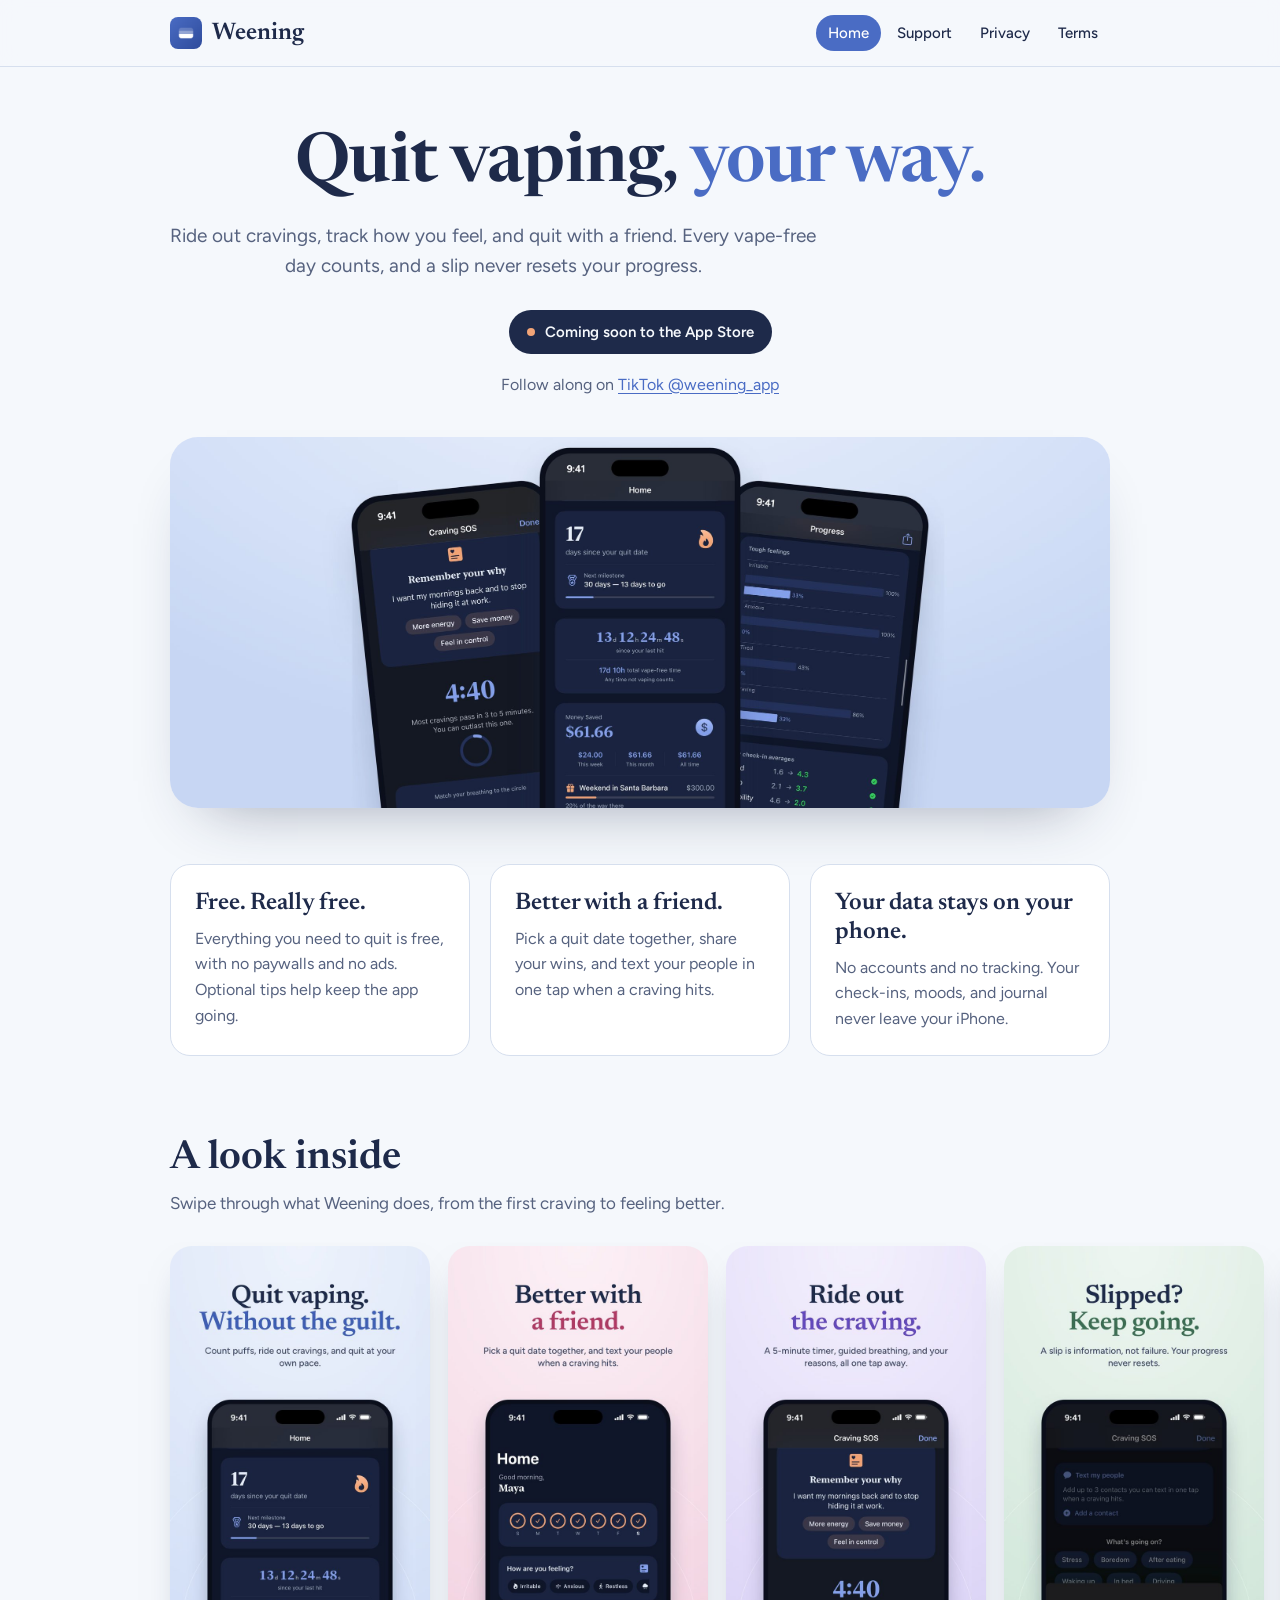
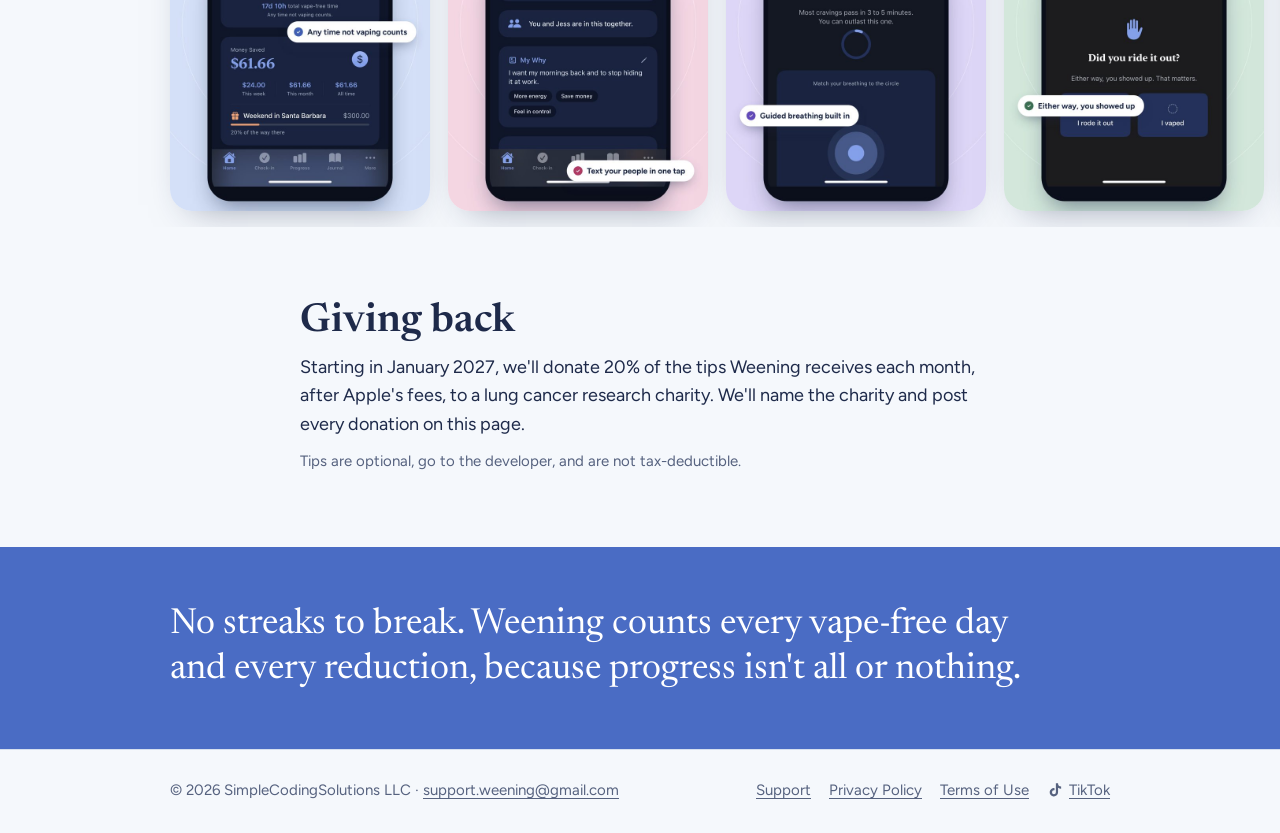
<file: index.html>
<!doctype html>
<html lang="en">
<head>
<meta charset="utf-8">
<meta name="viewport" content="width=device-width, initial-scale=1, viewport-fit=cover">
<title>Weening · Quit vaping, your way</title>
<meta name="description" content="Weening helps you cut down or quit vaping with a craving SOS timer, daily check-ins, weekly reviews, a private journal, and support from a friend. Your data stays on your iPhone.">
<meta property="og:title" content="Weening · Quit vaping, your way">
<meta property="og:description" content="Ride out cravings, track how you feel, and quit with a friend. No streak resets, no ads, and your data stays on your iPhone.">
<meta property="og:image" content="https://simplecodingsolutions.github.io/WeeningWebsite/images/og.jpg">
<meta property="og:type" content="website">
<meta name="twitter:card" content="summary_large_image">
<link rel="icon" href="images/favicon.png">
<link rel="apple-touch-icon" href="images/apple-touch-icon.png">
<link rel="preconnect" href="https://fonts.googleapis.com">
<link rel="preconnect" href="https://fonts.gstatic.com" crossorigin>
<link rel="stylesheet" href="https://fonts.googleapis.com/css2?family=Newsreader:opsz,wght@6..72,500;6..72,600&family=Figtree:wght@400;500;600&display=swap">
<link rel="stylesheet" href="style.css">
</head>
<body>
<header class="site-header">
  <div class="container">
    <a class="brand" href="index.html"><img class="brand-icon" src="images/apple-touch-icon.png" alt="" width="32" height="32">Weening</a>
    <nav aria-label="Main">
      <ul>
        <li><a href="index.html" aria-current="page">Home</a></li>
        <li><a href="support.html">Support</a></li>
        <li><a href="privacy.html">Privacy</a></li>
        <li><a href="terms.html">Terms</a></li>
      </ul>
    </nav>
  </div>
</header>

<main>
  <section class="hero hero-centered">
    <div class="container">
      <h1>Quit vaping, <span class="accent">your way.</span></h1>
      <p class="lede">Ride out cravings, track how you feel, and quit with a friend. Every vape-free day counts, and a slip never resets your progress.</p>
      <span class="badge-soon"><span class="dot" aria-hidden="true"></span>Coming soon to the App Store</span>
      <p class="follow">Follow along on <a href="https://www.tiktok.com/@weening_app" rel="noopener" target="_blank">TikTok @weening_app</a></p>
    </div>
    <div class="container hero-image-wrap">
      <img class="hero-image" src="images/hero.jpg" width="2400" height="947" alt="Three Weening screens: Craving SOS with a 4:40 timer, Home showing 17 days since quit date and $61.66 saved, and Progress showing tough feelings dropping since week one.">
    </div>
  </section>

  <section class="features" aria-label="What makes Weening different">
    <div class="container features-grid">
      <div class="feature">
        <h2>Free. Really free.</h2>
        <p>Everything you need to quit is free, with no paywalls and no ads. Optional tips help keep the app going.</p>
      </div>
      <div class="feature">
        <h2>Better with a friend.</h2>
        <p>Pick a quit date together, share your wins, and text your people in one tap when a craving hits.</p>
      </div>
      <div class="feature">
        <h2>Your data stays on your phone.</h2>
        <p>No accounts and no tracking. Your check-ins, moods, and journal never leave your iPhone.</p>
      </div>
    </div>
  </section>

  <section class="gallery" aria-labelledby="gallery-title">
    <div class="container">
      <h2 id="gallery-title" class="section-title">A look inside</h2>
      <p class="section-sub">Swipe through what Weening does, from the first craving to feeling better.</p>
    </div>
    <div class="gallery-track" tabindex="0" aria-label="App screenshots, scroll sideways">
      <img src="images/screen-1.jpg" width="660" height="1434" loading="lazy" alt="Quit vaping without the guilt. Home screen with a live vape-free counter and money saved.">
      <img src="images/screen-2.jpg" width="660" height="1434" loading="lazy" alt="Better with a friend. Home screen showing You and Jess are in this together.">
      <img src="images/screen-3.jpg" width="660" height="1434" loading="lazy" alt="Ride out the craving. Craving SOS with a five-minute timer and guided breathing.">
      <img src="images/screen-4.jpg" width="660" height="1434" loading="lazy" alt="Slipped? Keep going. A prompt that asks if you rode out the craving, saying either way you showed up.">
      <img src="images/screen-5.jpg" width="660" height="1434" loading="lazy" alt="Watch yourself feel better. Mood rising from 1.6 to 4.3 and irritability falling since week one.">
      <img src="images/screen-6.jpg" width="660" height="1434" loading="lazy" alt="Learn what sets you off. Top triggers this week and the coping strategies that worked.">
      <img src="images/screen-7.jpg" width="660" height="1434" loading="lazy" alt="Say it, write it, keep it private. A journal of entries from before and after the quit date.">
      <img src="images/screen-8.jpg" width="660" height="1434" loading="lazy" alt="Make it yours. Settings with five color themes, Rose selected.">
    </div>
  </section>

  <section class="giving" aria-labelledby="giving-title">
    <div class="container giving-inner">
      <h2 id="giving-title" class="section-title">Giving back</h2>
      <p>Starting in January 2027, we'll donate 20% of the tips Weening receives each month, after Apple's fees, to a lung cancer research charity. We'll name the charity and post every donation on this page.</p>
      <p class="giving-note">Tips are optional, go to the developer, and are not tax-deductible.</p>
    </div>
  </section>

  <section class="promise">
    <div class="container">
      <p>No streaks to break. Weening counts every vape-free day and every reduction, because progress isn't all or nothing.</p>
    </div>
  </section>
</main>

<footer class="site-footer">
  <div class="container">
    <span>© 2026 SimpleCodingSolutions LLC · <a href="mailto:support.weening@gmail.com">support.weening@gmail.com</a></span>
    <ul>
      <li><a href="support.html">Support</a></li>
      <li><a href="privacy.html">Privacy Policy</a></li>
      <li><a href="terms.html">Terms of Use</a></li>
      <li><a class="social" href="https://www.tiktok.com/@weening_app" rel="noopener" target="_blank" aria-label="Weening on TikTok"><svg aria-hidden="true" width="16" height="16" viewBox="0 0 24 24"><path fill="currentColor" d="M16.6 2h-3.3v13.3a2.9 2.9 0 1 1-2.9-2.9c.3 0 .6 0 .9.1V9.2a6.3 6.3 0 1 0 5.3 6.2V8.6a7.9 7.9 0 0 0 4.6 1.5V6.8a4.6 4.6 0 0 1-4.6-4.6z"/></svg>TikTok</a></li>
    </ul>
  </div>
</footer>
</body>
</html>
</file>
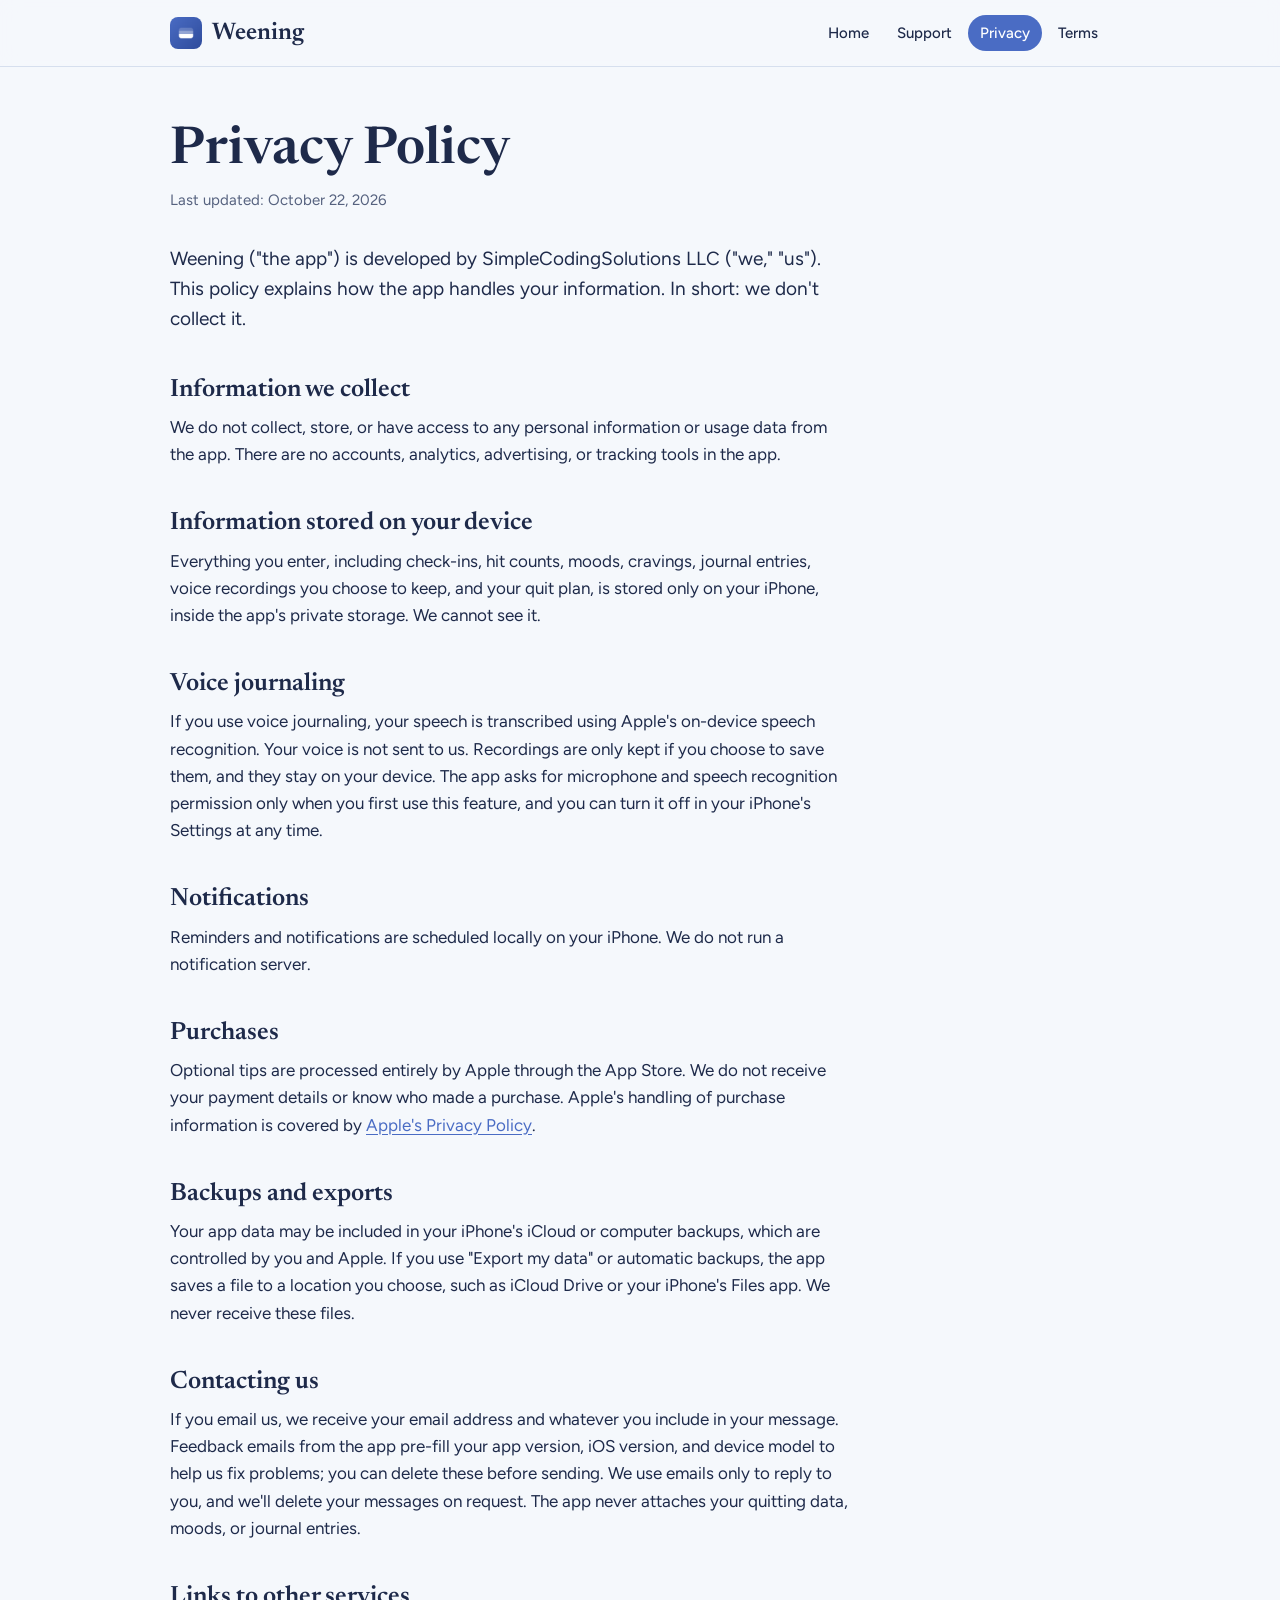
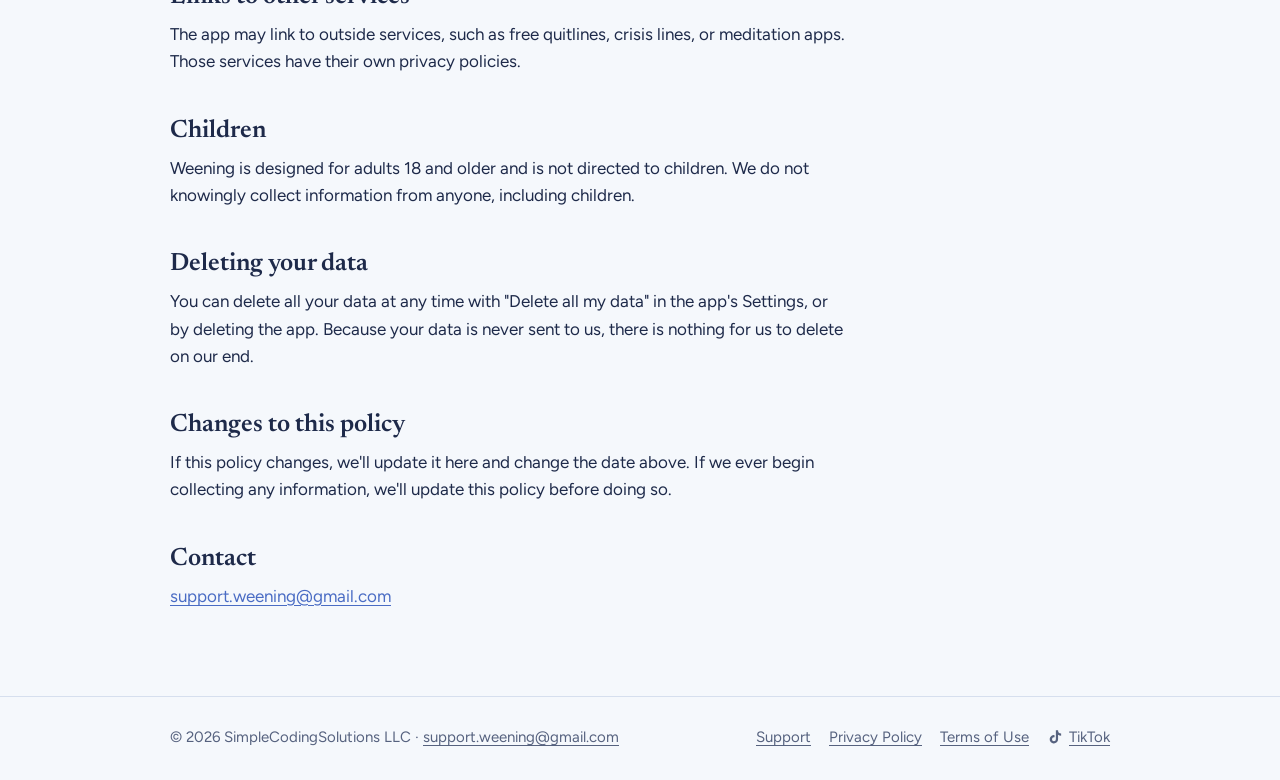
<file: privacy.html>
<!doctype html>
<html lang="en">
<head>
<meta charset="utf-8">
<meta name="viewport" content="width=device-width, initial-scale=1, viewport-fit=cover">
<title>Privacy Policy · Weening</title>
<meta name="description" content="Weening's privacy policy. Everything you log stays on your iPhone. We don't collect any personal information.">
<link rel="preconnect" href="https://fonts.googleapis.com">
<link rel="preconnect" href="https://fonts.gstatic.com" crossorigin>
<link rel="stylesheet" href="https://fonts.googleapis.com/css2?family=Newsreader:opsz,wght@6..72,500;6..72,600&family=Figtree:wght@400;500;600&display=swap">
<link rel="icon" href="images/favicon.png">
<link rel="apple-touch-icon" href="images/apple-touch-icon.png">
<link rel="stylesheet" href="style.css">
</head>
<body>
<header class="site-header">
  <div class="container">
    <a class="brand" href="index.html"><img class="brand-icon" src="images/apple-touch-icon.png" alt="" width="32" height="32">Weening</a>
    <nav aria-label="Main">
      <ul>
        <li><a href="index.html">Home</a></li>
        <li><a href="support.html">Support</a></li>
        <li><a href="privacy.html" aria-current="page">Privacy</a></li>
        <li><a href="terms.html">Terms</a></li>
      </ul>
    </nav>
  </div>
</header>

<main class="doc">
  <div class="container"><div class="doc-inner">
    <h1>Privacy Policy</h1>
    <p class="updated">Last updated: October 22, 2026</p>

    <p class="intro">Weening ("the app") is developed by SimpleCodingSolutions LLC ("we," "us"). This policy explains how the app handles your information. In short: we don't collect it.</p>

    <h2>Information we collect</h2>
    <p>We do not collect, store, or have access to any personal information or usage data from the app. There are no accounts, analytics, advertising, or tracking tools in the app.</p>

    <h2>Information stored on your device</h2>
    <p>Everything you enter, including check-ins, hit counts, moods, cravings, journal entries, voice recordings you choose to keep, and your quit plan, is stored only on your iPhone, inside the app's private storage. We cannot see it.</p>

    <h2>Voice journaling</h2>
    <p>If you use voice journaling, your speech is transcribed using Apple's on-device speech recognition. Your voice is not sent to us. Recordings are only kept if you choose to save them, and they stay on your device. The app asks for microphone and speech recognition permission only when you first use this feature, and you can turn it off in your iPhone's Settings at any time.</p>

    <h2>Notifications</h2>
    <p>Reminders and notifications are scheduled locally on your iPhone. We do not run a notification server.</p>

    <h2>Purchases</h2>
    <p>Optional tips are processed entirely by Apple through the App Store. We do not receive your payment details or know who made a purchase. Apple's handling of purchase information is covered by <a href="https://www.apple.com/legal/privacy/">Apple's Privacy Policy</a>.</p>

    <h2>Backups and exports</h2>
    <p>Your app data may be included in your iPhone's iCloud or computer backups, which are controlled by you and Apple. If you use "Export my data" or automatic backups, the app saves a file to a location you choose, such as iCloud Drive or your iPhone's Files app. We never receive these files.</p>

    <h2>Contacting us</h2>
    <p>If you email us, we receive your email address and whatever you include in your message. Feedback emails from the app pre-fill your app version, iOS version, and device model to help us fix problems; you can delete these before sending. We use emails only to reply to you, and we'll delete your messages on request. The app never attaches your quitting data, moods, or journal entries.</p>

    <h2>Links to other services</h2>
    <p>The app may link to outside services, such as free quitlines, crisis lines, or meditation apps. Those services have their own privacy policies.</p>

    <h2>Children</h2>
    <p>Weening is designed for adults 18 and older and is not directed to children. We do not knowingly collect information from anyone, including children.</p>

    <h2>Deleting your data</h2>
    <p>You can delete all your data at any time with "Delete all my data" in the app's Settings, or by deleting the app. Because your data is never sent to us, there is nothing for us to delete on our end.</p>

    <h2>Changes to this policy</h2>
    <p>If this policy changes, we'll update it here and change the date above. If we ever begin collecting any information, we'll update this policy before doing so.</p>

    <h2>Contact</h2>
    <p><a href="mailto:support.weening@gmail.com">support.weening@gmail.com</a></p>
  </div></div>
</main>

<footer class="site-footer">
  <div class="container">
    <span>© 2026 SimpleCodingSolutions LLC · <a href="mailto:support.weening@gmail.com">support.weening@gmail.com</a></span>
    <ul>
      <li><a href="support.html">Support</a></li>
      <li><a href="privacy.html">Privacy Policy</a></li>
      <li><a href="terms.html">Terms of Use</a></li>
      <li><a class="social" href="https://www.tiktok.com/@weening_app" rel="noopener" target="_blank" aria-label="Weening on TikTok"><svg aria-hidden="true" width="16" height="16" viewBox="0 0 24 24"><path fill="currentColor" d="M16.6 2h-3.3v13.3a2.9 2.9 0 1 1-2.9-2.9c.3 0 .6 0 .9.1V9.2a6.3 6.3 0 1 0 5.3 6.2V8.6a7.9 7.9 0 0 0 4.6 1.5V6.8a4.6 4.6 0 0 1-4.6-4.6z"/></svg>TikTok</a></li>
    </ul>
  </div>
</footer>
</body>
</html>
</file>
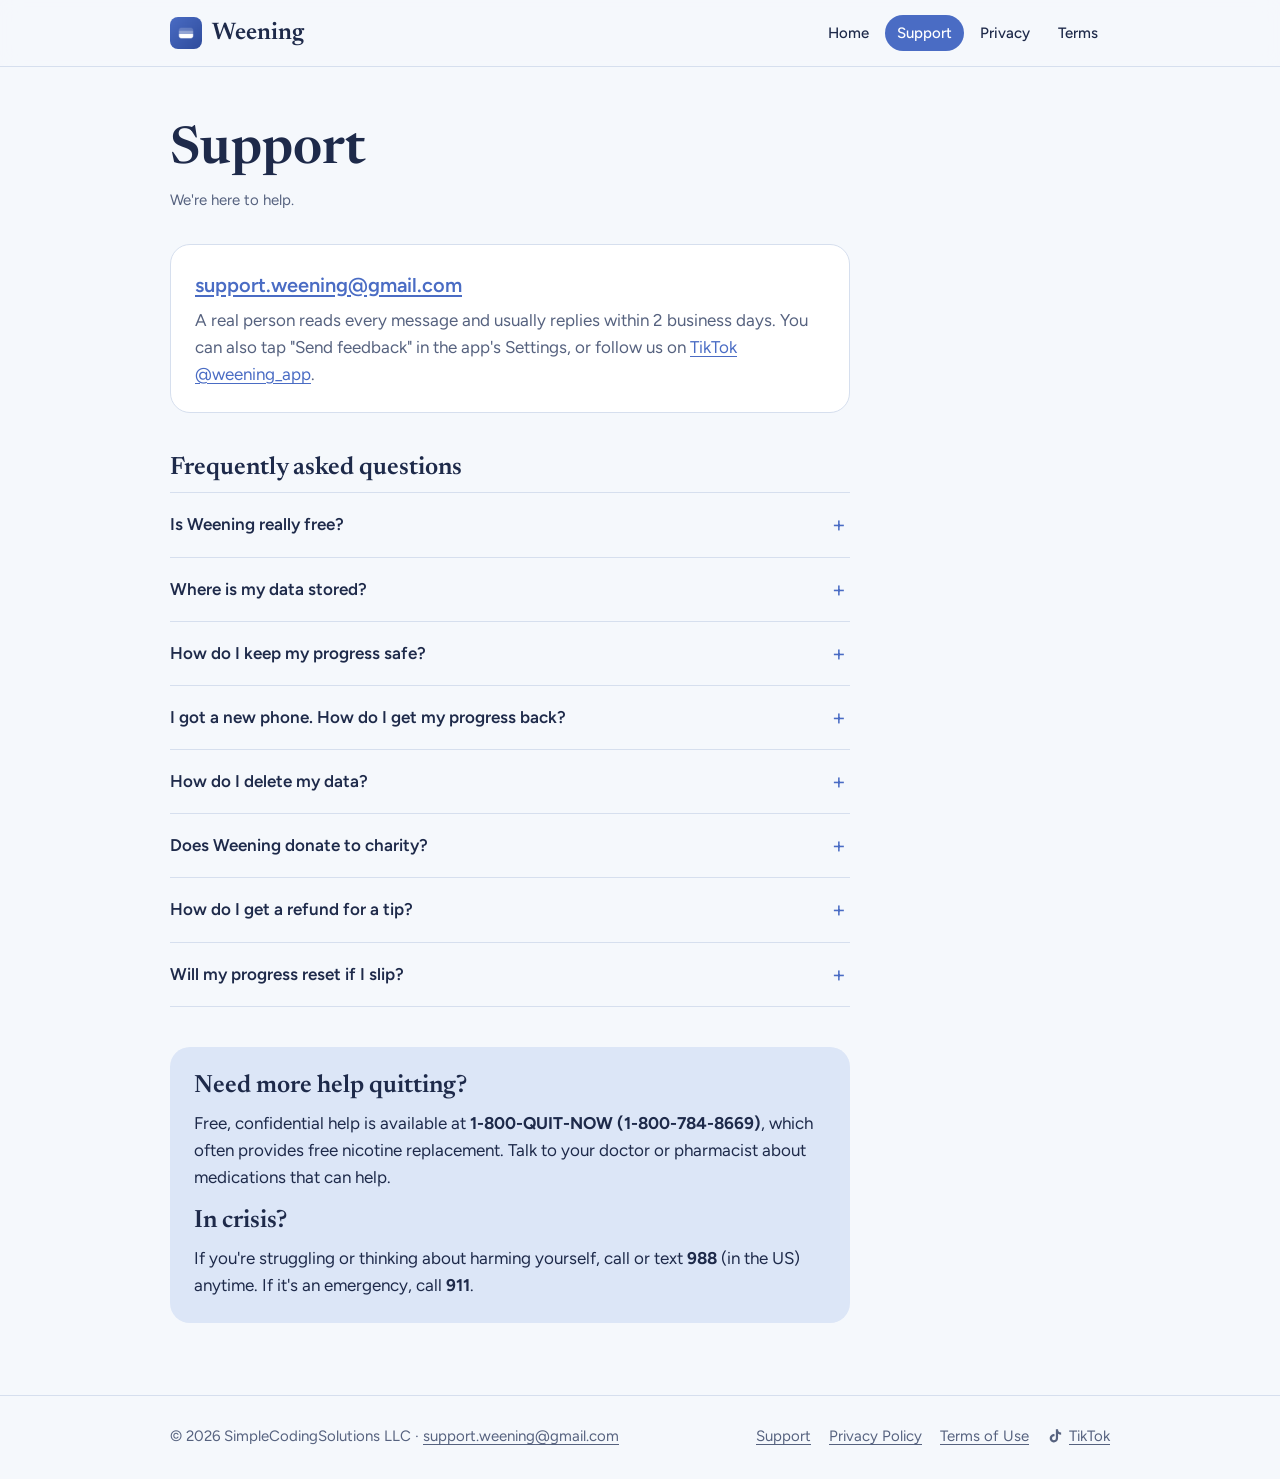
<file: support.html>
<!doctype html>
<html lang="en">
<head>
<meta charset="utf-8">
<meta name="viewport" content="width=device-width, initial-scale=1, viewport-fit=cover">
<title>Support · Weening</title>
<meta name="description" content="Get help with Weening. Contact support, find answers about your data, backups, and tips, and find free help for quitting.">
<link rel="preconnect" href="https://fonts.googleapis.com">
<link rel="preconnect" href="https://fonts.gstatic.com" crossorigin>
<link rel="stylesheet" href="https://fonts.googleapis.com/css2?family=Newsreader:opsz,wght@6..72,500;6..72,600&family=Figtree:wght@400;500;600&display=swap">
<link rel="icon" href="images/favicon.png">
<link rel="apple-touch-icon" href="images/apple-touch-icon.png">
<link rel="stylesheet" href="style.css">
</head>
<body>
<header class="site-header">
  <div class="container">
    <a class="brand" href="index.html"><img class="brand-icon" src="images/apple-touch-icon.png" alt="" width="32" height="32">Weening</a>
    <nav aria-label="Main">
      <ul>
        <li><a href="index.html">Home</a></li>
        <li><a href="support.html" aria-current="page">Support</a></li>
        <li><a href="privacy.html">Privacy</a></li>
        <li><a href="terms.html">Terms</a></li>
      </ul>
    </nav>
  </div>
</header>

<main class="doc">
  <div class="container"><div class="doc-inner">
    <h1>Support</h1>
    <p class="updated">We're here to help.</p>

    <div class="contact-card">
      <div class="email"><a href="mailto:support.weening@gmail.com">support.weening@gmail.com</a></div>
      <p>A real person reads every message and usually replies within 2 business days. You can also tap "Send feedback" in the app's Settings, or follow us on <a href="https://www.tiktok.com/@weening_app" rel="noopener" target="_blank">TikTok @weening_app</a>.</p>
    </div>

    <h2>Frequently asked questions</h2>

    <details>
      <summary>Is Weening really free?</summary>
      <p>Yes. Everything that helps you quit is free, with no paywalls. Tips are optional and never unlock anything.</p>
    </details>
    <details>
      <summary>Where is my data stored?</summary>
      <p>Only on your iPhone. We don't have accounts or servers, so we can't see your data.</p>
    </details>
    <details>
      <summary>How do I keep my progress safe?</summary>
      <p>Go to Settings › Backups and turn on automatic backups, or use "Export my data" anytime. Your data is also included in your regular iPhone backups.</p>
    </details>
    <details>
      <summary>I got a new phone. How do I get my progress back?</summary>
      <p>If you restore your new iPhone from a backup, your progress comes with it. You can also use "Import data" with a file you exported or backed up.</p>
    </details>
    <details>
      <summary>How do I delete my data?</summary>
      <p>Go to Settings › "Delete all my data," or delete the app.</p>
    </details>
    <details>
      <summary>Does Weening donate to charity?</summary>
      <p>Yes. Starting in January 2027, we'll donate 20% of the tips Weening receives each month, after Apple's fees, to a lung cancer research charity. We'll share the charity and each donation on our home page. Tips go to the developer and are not tax-deductible.</p>
    </details>
    <details>
      <summary>How do I get a refund for a tip?</summary>
      <p>Tips are processed by Apple. Request a refund at <a href="https://reportaproblem.apple.com">reportaproblem.apple.com</a>.</p>
    </details>
    <details>
      <summary>Will my progress reset if I slip?</summary>
      <p>Never. Weening counts every vape-free day and every reduction. A slip is information, not failure.</p>
    </details>

    <div class="help-box">
      <h2>Need more help quitting?</h2>
      <p>Free, confidential help is available at <strong>1-800-QUIT-NOW (1-800-784-8669)</strong>, which often provides free nicotine replacement. Talk to your doctor or pharmacist about medications that can help.</p>
      <h2>In crisis?</h2>
      <p>If you're struggling or thinking about harming yourself, call or text <strong>988</strong> (in the US) anytime. If it's an emergency, call <strong>911</strong>.</p>
    </div>
  </div></div>
</main>

<footer class="site-footer">
  <div class="container">
    <span>© 2026 SimpleCodingSolutions LLC · <a href="mailto:support.weening@gmail.com">support.weening@gmail.com</a></span>
    <ul>
      <li><a href="support.html">Support</a></li>
      <li><a href="privacy.html">Privacy Policy</a></li>
      <li><a href="terms.html">Terms of Use</a></li>
      <li><a class="social" href="https://www.tiktok.com/@weening_app" rel="noopener" target="_blank" aria-label="Weening on TikTok"><svg aria-hidden="true" width="16" height="16" viewBox="0 0 24 24"><path fill="currentColor" d="M16.6 2h-3.3v13.3a2.9 2.9 0 1 1-2.9-2.9c.3 0 .6 0 .9.1V9.2a6.3 6.3 0 1 0 5.3 6.2V8.6a7.9 7.9 0 0 0 4.6 1.5V6.8a4.6 4.6 0 0 1-4.6-4.6z"/></svg>TikTok</a></li>
    </ul>
  </div>
</footer>
</body>
</html>
</file>
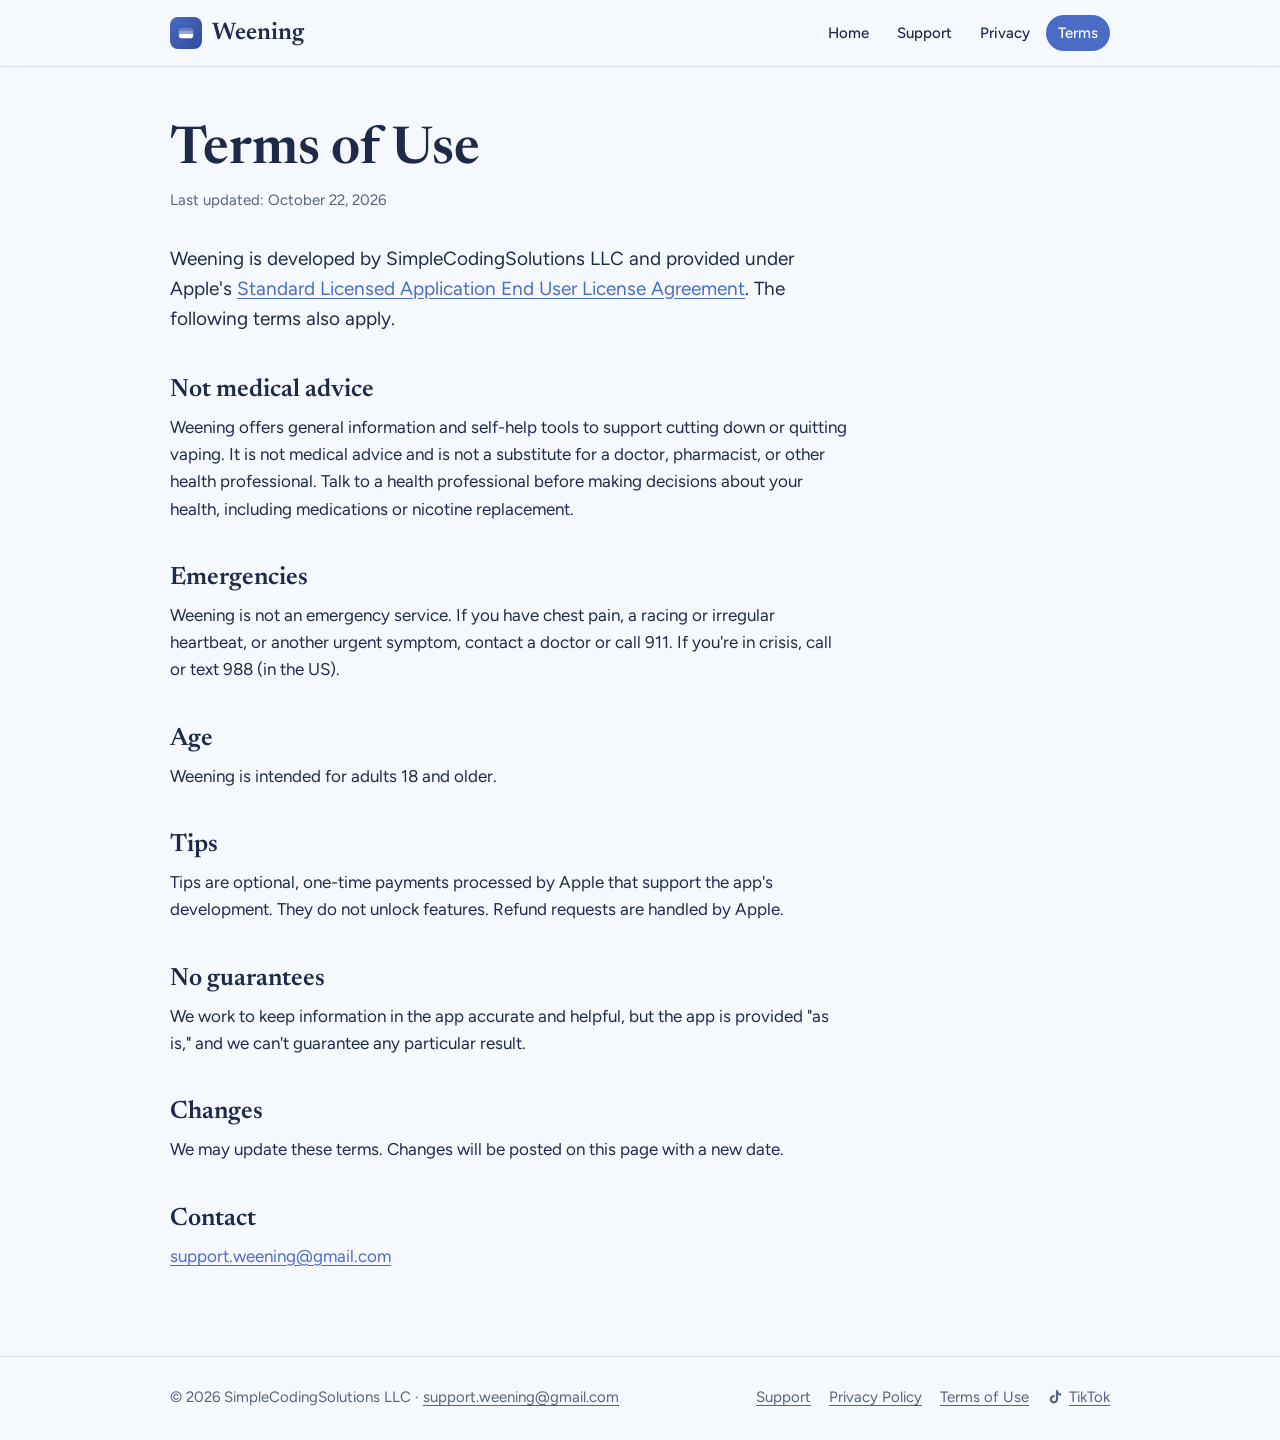
<file: terms.html>
<!doctype html>
<html lang="en">
<head>
<meta charset="utf-8">
<meta name="viewport" content="width=device-width, initial-scale=1, viewport-fit=cover">
<title>Terms of Use · Weening</title>
<meta name="description" content="Terms of use for the Weening app.">
<link rel="preconnect" href="https://fonts.googleapis.com">
<link rel="preconnect" href="https://fonts.gstatic.com" crossorigin>
<link rel="stylesheet" href="https://fonts.googleapis.com/css2?family=Newsreader:opsz,wght@6..72,500;6..72,600&family=Figtree:wght@400;500;600&display=swap">
<link rel="icon" href="images/favicon.png">
<link rel="apple-touch-icon" href="images/apple-touch-icon.png">
<link rel="stylesheet" href="style.css">
</head>
<body>
<header class="site-header">
  <div class="container">
    <a class="brand" href="index.html"><img class="brand-icon" src="images/apple-touch-icon.png" alt="" width="32" height="32">Weening</a>
    <nav aria-label="Main">
      <ul>
        <li><a href="index.html">Home</a></li>
        <li><a href="support.html">Support</a></li>
        <li><a href="privacy.html">Privacy</a></li>
        <li><a href="terms.html" aria-current="page">Terms</a></li>
      </ul>
    </nav>
  </div>
</header>

<main class="doc">
  <div class="container"><div class="doc-inner">
    <h1>Terms of Use</h1>
    <p class="updated">Last updated: October 22, 2026</p>

    <p class="intro">Weening is developed by SimpleCodingSolutions LLC and provided under Apple's <a href="https://www.apple.com/legal/internet-services/itunes/dev/stdeula/">Standard Licensed Application End User License Agreement</a>. The following terms also apply.</p>

    <h2>Not medical advice</h2>
    <p>Weening offers general information and self-help tools to support cutting down or quitting vaping. It is not medical advice and is not a substitute for a doctor, pharmacist, or other health professional. Talk to a health professional before making decisions about your health, including medications or nicotine replacement.</p>

    <h2>Emergencies</h2>
    <p>Weening is not an emergency service. If you have chest pain, a racing or irregular heartbeat, or another urgent symptom, contact a doctor or call 911. If you're in crisis, call or text 988 (in the US).</p>

    <h2>Age</h2>
    <p>Weening is intended for adults 18 and older.</p>

    <h2>Tips</h2>
    <p>Tips are optional, one-time payments processed by Apple that support the app's development. They do not unlock features. Refund requests are handled by Apple.</p>

    <h2>No guarantees</h2>
    <p>We work to keep information in the app accurate and helpful, but the app is provided "as is," and we can't guarantee any particular result.</p>

    <h2>Changes</h2>
    <p>We may update these terms. Changes will be posted on this page with a new date.</p>

    <h2>Contact</h2>
    <p><a href="mailto:support.weening@gmail.com">support.weening@gmail.com</a></p>
  </div></div>
</main>

<footer class="site-footer">
  <div class="container">
    <span>© 2026 SimpleCodingSolutions LLC · <a href="mailto:support.weening@gmail.com">support.weening@gmail.com</a></span>
    <ul>
      <li><a href="support.html">Support</a></li>
      <li><a href="privacy.html">Privacy Policy</a></li>
      <li><a href="terms.html">Terms of Use</a></li>
      <li><a class="social" href="https://www.tiktok.com/@weening_app" rel="noopener" target="_blank" aria-label="Weening on TikTok"><svg aria-hidden="true" width="16" height="16" viewBox="0 0 24 24"><path fill="currentColor" d="M16.6 2h-3.3v13.3a2.9 2.9 0 1 1-2.9-2.9c.3 0 .6 0 .9.1V9.2a6.3 6.3 0 1 0 5.3 6.2V8.6a7.9 7.9 0 0 0 4.6 1.5V6.8a4.6 4.6 0 0 1-4.6-4.6z"/></svg>TikTok</a></li>
    </ul>
  </div>
</footer>
</body>
</html>
</file>
<file: style.css>
/* Weening website — shared styles */
:root {
  --bg: #F5F8FC;
  --card: #FFFFFF;
  --powder: #DCE6F7;
  --fg: #1E2A4A;
  --muted: #56627F;
  --accent: #4A6CC4;
  --accent-ink: #FFFFFF;
  --apricot: #F2A477;
  --line: #D6DFEE;
  --display: "Newsreader", Georgia, "Times New Roman", serif;
  --body: "Figtree", -apple-system, "Segoe UI", Roboto, Helvetica, Arial, sans-serif;
}
@media (prefers-color-scheme: dark) {
  :root {
    --bg: #0F1629;
    --card: #1A2440;
    --powder: #24315A;
    --fg: #E8EEF9;
    --muted: #A2AECB;
    --accent: #84A0EA;
    --accent-ink: #0F1629;
    --apricot: #F2A477;
    --line: #2C3A63;
    color-scheme: dark;
  }
}

* { box-sizing: border-box; }
html { -webkit-text-size-adjust: 100%; }
body {
  margin: 0;
  background: var(--bg);
  color: var(--fg);
  font-family: var(--body);
  font-size: 17px;
  line-height: 1.6;
}
a { color: var(--accent); text-underline-offset: 3px; }
a:hover { text-decoration-thickness: 2px; }
:focus-visible { outline: 3px solid var(--apricot); outline-offset: 3px; border-radius: 4px; }

.container {
  max-width: 980px;
  margin: 0 auto;
  padding-left: max(20px, env(safe-area-inset-left, 0px));
  padding-right: max(20px, env(safe-area-inset-right, 0px));
}

/* Header */
.site-header {
  position: sticky;
  top: 0;
  z-index: 10;
  background: color-mix(in srgb, var(--bg) 88%, transparent);
  backdrop-filter: blur(10px);
  -webkit-backdrop-filter: blur(10px);
  border-bottom: 1px solid var(--line);
}
.site-header .container {
  display: flex;
  align-items: center;
  justify-content: space-between;
  gap: 16px;
  flex-wrap: wrap;
  padding-block: 14px;
}
.brand {
  display: flex;
  align-items: center;
  gap: 10px;
  text-decoration: none;
  color: var(--fg);
  font-family: var(--display);
  font-weight: 600;
  font-size: 24px;
}
.brand-mark {
  width: 32px; height: 32px;
  border-radius: 9px;
  background: linear-gradient(160deg, var(--accent), #2F4C9C);
  position: relative;
  flex: none;
}
.brand-mark::after {
  content: "";
  position: absolute;
  left: 9px; right: 9px; bottom: 9px;
  height: 12px;
  border-radius: 3px;
  background: linear-gradient(to top, #fff 0 40%, rgba(255,255,255,.45) 40% 70%, rgba(255,255,255,.2) 70%);
}
nav ul { list-style: none; display: flex; gap: 4px; margin: 0; padding: 0; flex-wrap: wrap; }
nav a {
  display: block;
  padding: 6px 12px;
  border-radius: 99px;
  color: var(--fg);
  text-decoration: none;
  font-size: 15px;
  font-weight: 500;
}
nav a:hover { background: var(--powder); }
nav a[aria-current="page"] { background: var(--accent); color: var(--accent-ink); }

/* Home hero */
.hero { padding-block: 72px 56px; }
.hero-grid {
  display: grid;
  grid-template-columns: 1.15fr .85fr;
  gap: 48px;
  align-items: center;
}
.hero h1 {
  font-family: var(--display);
  font-weight: 600;
  font-size: clamp(42px, 7vw, 68px);
  line-height: 1.02;
  letter-spacing: -.01em;
  margin: 0 0 20px;
  text-wrap: balance;
}
.hero p.lede { font-size: 19px; color: var(--muted); max-width: 34em; margin: 0 0 28px; }
.badge-soon {
  display: inline-flex; align-items: center; gap: 10px;
  padding: 10px 18px;
  border-radius: 99px;
  background: var(--fg);
  color: var(--bg);
  font-weight: 600;
  font-size: 15px;
}
.badge-soon .dot { width: 8px; height: 8px; border-radius: 50%; background: var(--apricot); }

/* Phone illustration */
.phone {
  justify-self: center;
  width: 100%;
  max-width: 290px;
  aspect-ratio: 9 / 18.5;
  border-radius: 42px;
  background: var(--card);
  border: 10px solid var(--fg);
  padding: 26px 18px;
  display: flex; flex-direction: column; gap: 14px;
  box-shadow: 0 30px 60px -30px rgba(30,42,74,.45);
}
.phone .small { font-size: 12px; color: var(--muted); }
.phone .big { font-family: var(--display); font-size: 40px; font-weight: 600; line-height: 1; }
.phone .tile { background: var(--powder); border-radius: 16px; padding: 12px 14px; }
.phone .bar { height: 8px; border-radius: 99px; background: var(--bg); overflow: hidden; margin-top: 8px; }
.phone .bar span { display: block; height: 100%; width: 64%; background: var(--apricot); border-radius: 99px; }
.phone .rings { display: flex; justify-content: space-between; margin-top: 8px; }
.phone .rings i { width: 22px; height: 22px; border-radius: 50%; border: 3px solid var(--card); }
.phone .rings i.full { border-color: var(--apricot); }
.phone .rings i.part { border-color: var(--accent); }
.phone .sos {
  margin-top: auto;
  text-align: center;
  background: var(--accent); color: var(--accent-ink);
  border-radius: 99px; padding: 12px; font-weight: 600; font-size: 14px;
}

/* Features */
.features { padding-block: 24px 72px; }
.features-grid { display: grid; grid-template-columns: repeat(3, 1fr); gap: 20px; }
.feature {
  background: var(--card);
  border: 1px solid var(--line);
  border-radius: 20px;
  padding: 24px;
}
.feature h2 { font-family: var(--display); font-weight: 600; font-size: 24px; line-height: 1.2; margin: 0 0 8px; }
.feature p { margin: 0; color: var(--muted); font-size: 16px; }

.promise {
  background: var(--accent);
  color: var(--accent-ink);
  padding-block: 56px;
}
.promise p {
  font-family: var(--display);
  font-size: clamp(26px, 4vw, 36px);
  line-height: 1.25;
  margin: 0;
  max-width: 24em;
  text-wrap: balance;
}

/* Document pages */
.doc { padding-block: 56px 72px; }
.doc-inner { max-width: 680px; }
.doc h1 {
  font-family: var(--display);
  font-weight: 600;
  font-size: clamp(38px, 6vw, 52px);
  line-height: 1.08;
  margin: 0 0 8px;
}
.doc .updated { color: var(--muted); font-size: 15px; margin: 0 0 32px; }
.doc .intro { font-size: 19px; margin: 0 0 8px; }
.doc h2 {
  font-family: var(--display);
  font-weight: 600;
  font-size: 25px;
  line-height: 1.25;
  margin: 40px 0 8px;
}
.doc p { margin: 0 0 14px; }
.doc ul { padding-left: 1.2em; margin: 0 0 14px; }

.contact-card {
  background: var(--card);
  border: 1px solid var(--line);
  border-radius: 20px;
  padding: 24px;
  margin: 8px 0 8px;
}
.contact-card .email { font-size: 20px; font-weight: 600; word-break: break-all; }
.contact-card p { margin: 6px 0 0; color: var(--muted); }

details {
  border-bottom: 1px solid var(--line);
  padding-block: 4px;
}
details:first-of-type { border-top: 1px solid var(--line); }
summary {
  cursor: pointer;
  list-style: none;
  padding: 14px 32px 14px 0;
  font-weight: 600;
  position: relative;
}
summary::-webkit-details-marker { display: none; }
summary::after {
  content: "+";
  position: absolute; right: 4px; top: 10px;
  font-size: 22px; font-weight: 400; color: var(--accent);
}
details[open] summary::after { content: "–"; }
details p { margin: 0 0 16px; color: var(--muted); }

.help-box {
  margin-top: 40px;
  background: var(--powder);
  border-radius: 20px;
  padding: 24px;
}
.help-box h2 { margin-top: 0; }
.help-box p:last-child { margin-bottom: 0; }

/* Footer */
.site-footer { border-top: 1px solid var(--line); padding-block: 28px; font-size: 15px; color: var(--muted); }
.site-footer .container { display: flex; justify-content: space-between; gap: 12px 24px; flex-wrap: wrap; }
.site-footer a { color: var(--muted); }
.site-footer ul { list-style: none; display: flex; gap: 18px; margin: 0; padding: 0; flex-wrap: wrap; }

@media (max-width: 780px) {
  .hero { padding-block: 44px 32px; }
  .hero-grid { grid-template-columns: 1fr; gap: 40px; }
  .features-grid { grid-template-columns: 1fr; }
  .phone { max-width: 250px; }
}

/* Brand icon, centered hero, screenshot gallery */
.brand-icon { width: 32px; height: 32px; border-radius: 8px; flex: none; }
.hero-centered { text-align: center; padding-block: 64px 0; }
.hero-centered h1 { margin-inline: auto; max-width: 14em; }
.hero-centered .accent { color: var(--accent); }
.hero-centered .lede { margin-inline: auto; }
.hero-image-wrap { margin-top: 40px; }
.hero-image { width: 100%; height: auto; border-radius: 28px; display: block; box-shadow: 0 30px 60px -36px rgba(30,42,74,.45); }
.features { padding-block: 56px 72px; }
.gallery { padding-block: 8px 72px; }
.section-title { font-family: var(--display); font-weight: 600; font-size: clamp(30px, 5vw, 40px); line-height: 1.15; margin: 0 0 8px; }
.section-sub { color: var(--muted); margin: 0 0 24px; }
.gallery-track {
  display: flex; gap: 18px; overflow-x: auto; scroll-snap-type: x mandatory;
  padding-block: 4px 16px;
  padding-left: max(20px, env(safe-area-inset-left, 0px));
  scroll-padding-left: max(20px, env(safe-area-inset-left, 0px));
  padding-right: max(20px, env(safe-area-inset-right, 0px));
  scrollbar-width: thin;
}
@media (min-width: 1020px) { .gallery-track { padding-left: calc((100% - 940px) / 2); scroll-padding-left: calc((100% - 940px) / 2); } }
.gallery-track img { width: 260px; height: auto; flex: none; border-radius: 22px; scroll-snap-align: start; box-shadow: 0 16px 36px -22px rgba(30,42,74,.5); }
@media (max-width: 780px) {
  .hero-centered { padding-block: 40px 0; }
  .hero-image { border-radius: 18px; }
  .gallery-track img { width: 220px; }
}

.site-footer .social { display: inline-flex; align-items: center; gap: 6px; }
.follow { margin: 18px 0 0; color: var(--muted); font-size: 16px; }

.giving { padding-block: 0 64px; }
.giving-inner { max-width: 720px; }
.giving-inner p { font-size: 18px; margin: 0 0 10px; }
.giving-note { color: var(--muted); font-size: 15px !important; }
</file>
